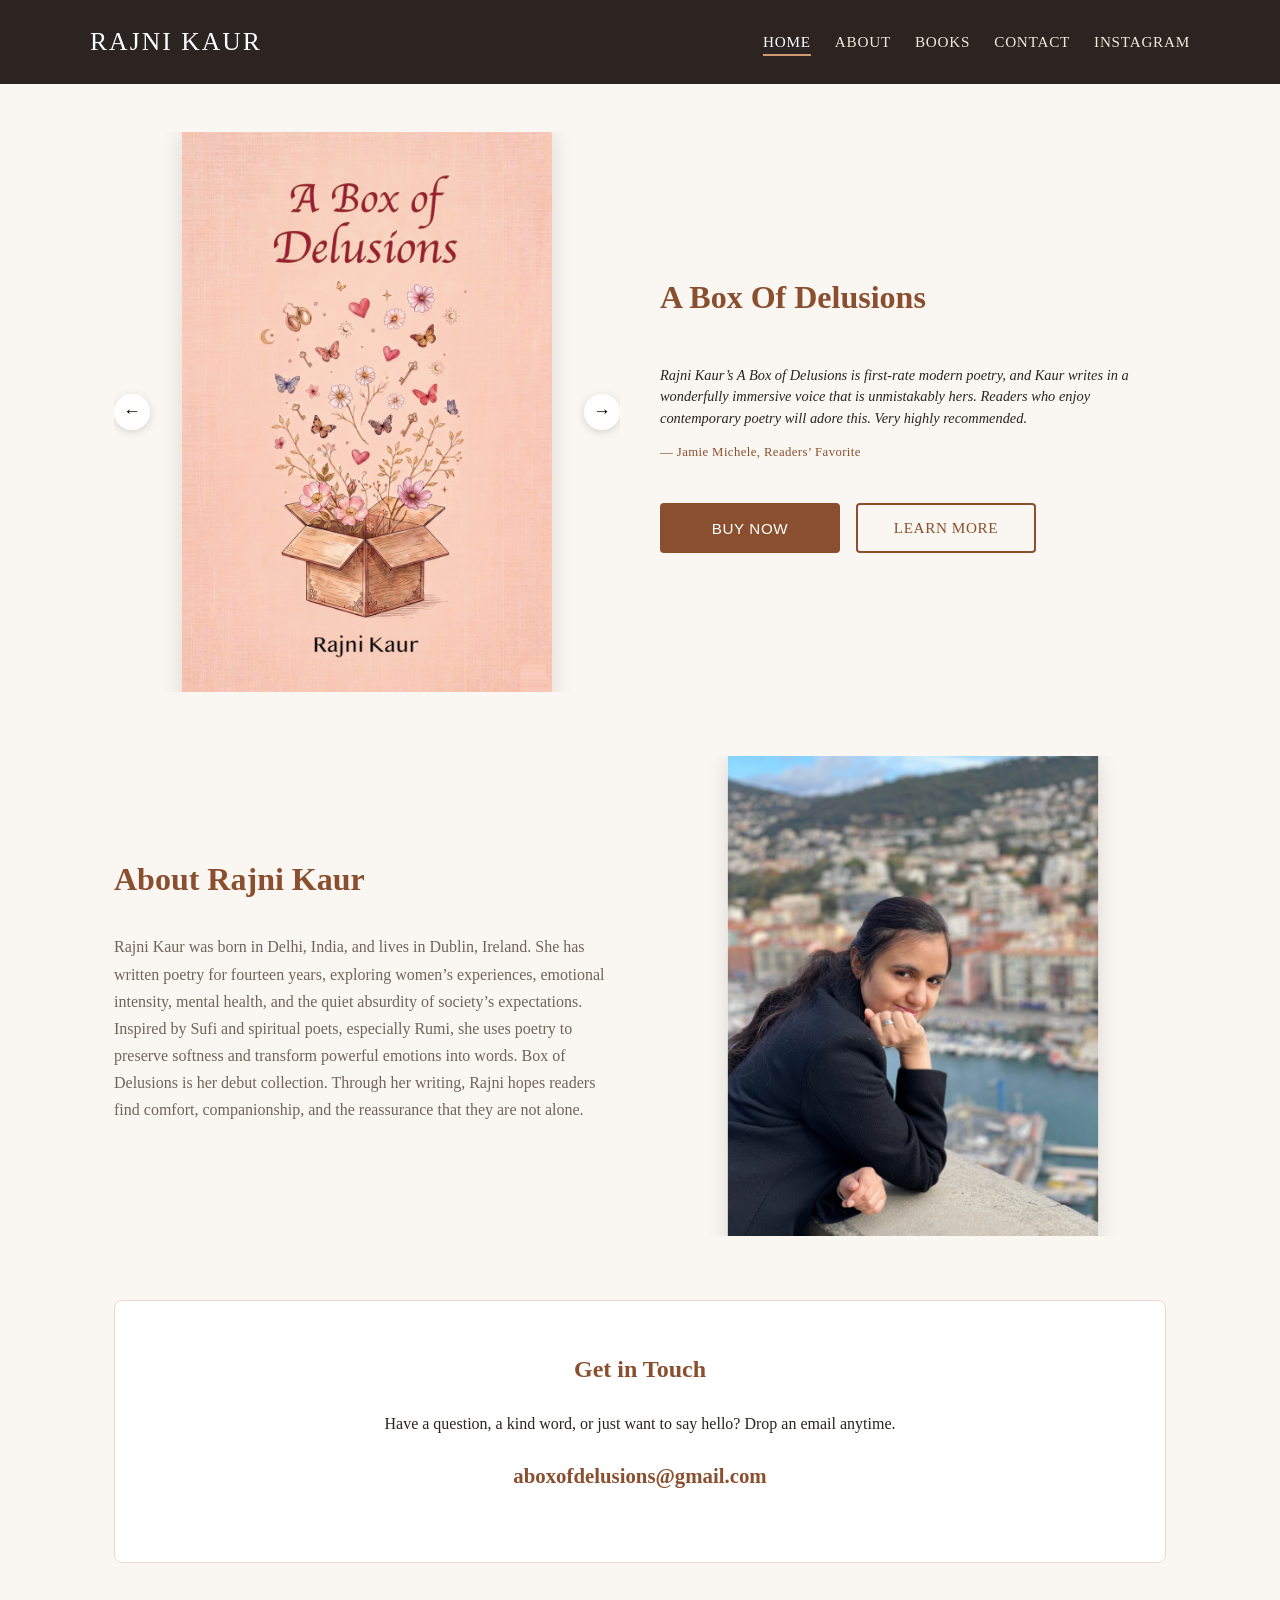
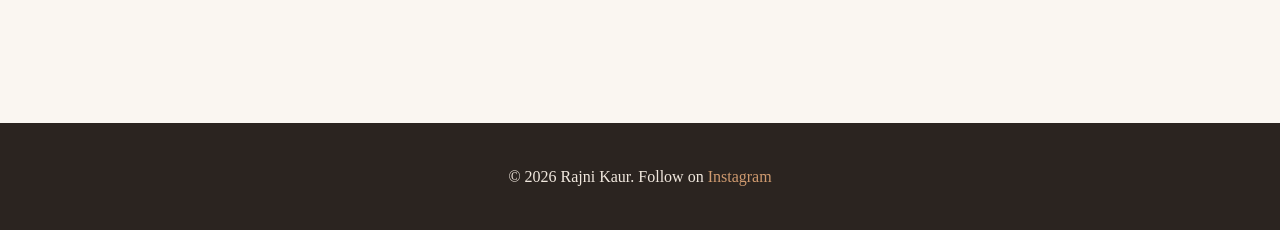
<file: index.html>
<!DOCTYPE html>
<html lang="en">
<head>
<meta charset="UTF-8">
<meta name="viewport" content="width=device-width, initial-scale=1.0">
<title>Rajni Kaur | Author</title>
<link rel="stylesheet" href="css/style.css">
</head>
<body>
<header class="site-header">
  <div class="header-inner">
    <p class="site-title"><a href="index.html">Rajni Kaur</a></p>
    <nav class="site-nav">
      <ul>
        <li><a href="index.html" class="active">Home</a></li>
        <li><a href="about.html">About</a></li>
        <li><a href="books.html">Books</a></li>
        <li><a href="contact.html">Contact</a></li>
        <li><a href="https://www.instagram.com/aboxofdelusions" target="_blank" rel="noopener">Instagram</a></li>
      </ul>
    </nav>
  </div>
</header>

<main>
  <section class="split">
    <div class="split-media">
      <div class="book-carousel">
        <button class="carousel-arrow carousel-prev" aria-label="Previous">&#8592;</button>
        <img src="images/book-front.png" alt="A Box Of Delusions front cover" class="carousel-img active">
        <img src="images/book-back.png" alt="A Box Of Delusions back cover" class="carousel-img">
        <button class="carousel-arrow carousel-next" aria-label="Next">&#8594;</button>
      </div>
    </div>
    <div class="split-text">
      <h1>A Box Of Delusions</h1>
      <div class="review-section review-banner">
        <blockquote class="review-quote">
          <p><a href="https://readersfavorite.com/book-review/a-box-of-delusions" target="_blank" rel="noopener">Rajni Kaur&rsquo;s A Box of Delusions is first-rate modern poetry, and Kaur writes in a wonderfully immersive voice that is unmistakably hers. Readers who enjoy contemporary poetry will adore this. Very highly recommended.</a></p>
          <cite>&mdash; <a href="https://readersfavorite.com/book-review/a-box-of-delusions" target="_blank" rel="noopener">Jamie Michele, Readers&rsquo; Favorite</a></cite>
        </blockquote>
      </div>
      <div class="book-buttons">
        <div class="dropdown">
          <button class="btn dropdown-toggle">Buy Now</button>
          <div class="dropdown-menu">
            <a href="https://www.amazon.com/dp/191936370X" target="_blank" rel="noopener">Amazon</a>
            <a href="https://www.barnesandnoble.com/w/a-box-of-delusions-ranjeet-kaur/1150288927?ean=9781919363707" target="_blank" rel="noopener">Barnes &amp; Noble</a>
            <a href="https://bookshop.org/p/books/a-box-of-delusions-ranjeet-kaur/ed507fb0f3ff44ab?ean=9781919363707&next=t" target="_blank" rel="noopener">BookShop</a>
          </div>
        </div>
        <a class="btn secondary" href="books.html">Learn More</a>
      </div>
    </div>
  </section>

  <section class="split reverse">
    <div class="split-media">
      <img src="images/author.jpg" alt="Rajni Kaur, author">
    </div>
    <div class="split-text about-text">
      <h2>About Rajni Kaur</h2>
      <p>Rajni Kaur was born in Delhi, India, and lives in Dublin, Ireland. She has written poetry for fourteen years, exploring women&rsquo;s experiences, emotional intensity, mental health, and the quiet absurdity of society&rsquo;s expectations. Inspired by Sufi and spiritual poets, especially Rumi, she uses poetry to preserve softness and transform powerful emotions into words. Box of Delusions is her debut collection. Through her writing, Rajni hopes readers find comfort, companionship, and the reassurance that they are not alone.</p>
    </div>
  </section>

  <section class="contact-section">
    <h2>Get in Touch</h2>
    <p>Have a question, a kind word, or just want to say hello? Drop an email anytime.</p>
    <p class="contact-email"><a href="mailto:aboxofdelusions@gmail.com">aboxofdelusions@gmail.com</a></p>
  </section>
</main>

<footer class="site-footer">
  <p>&copy; 2026 Rajni Kaur. Follow on <a href="https://www.instagram.com/aboxofdelusions" target="_blank" rel="noopener">Instagram</a></p>
</footer>

<script src="js/script.js"></script>
</body>
</html>
</file>
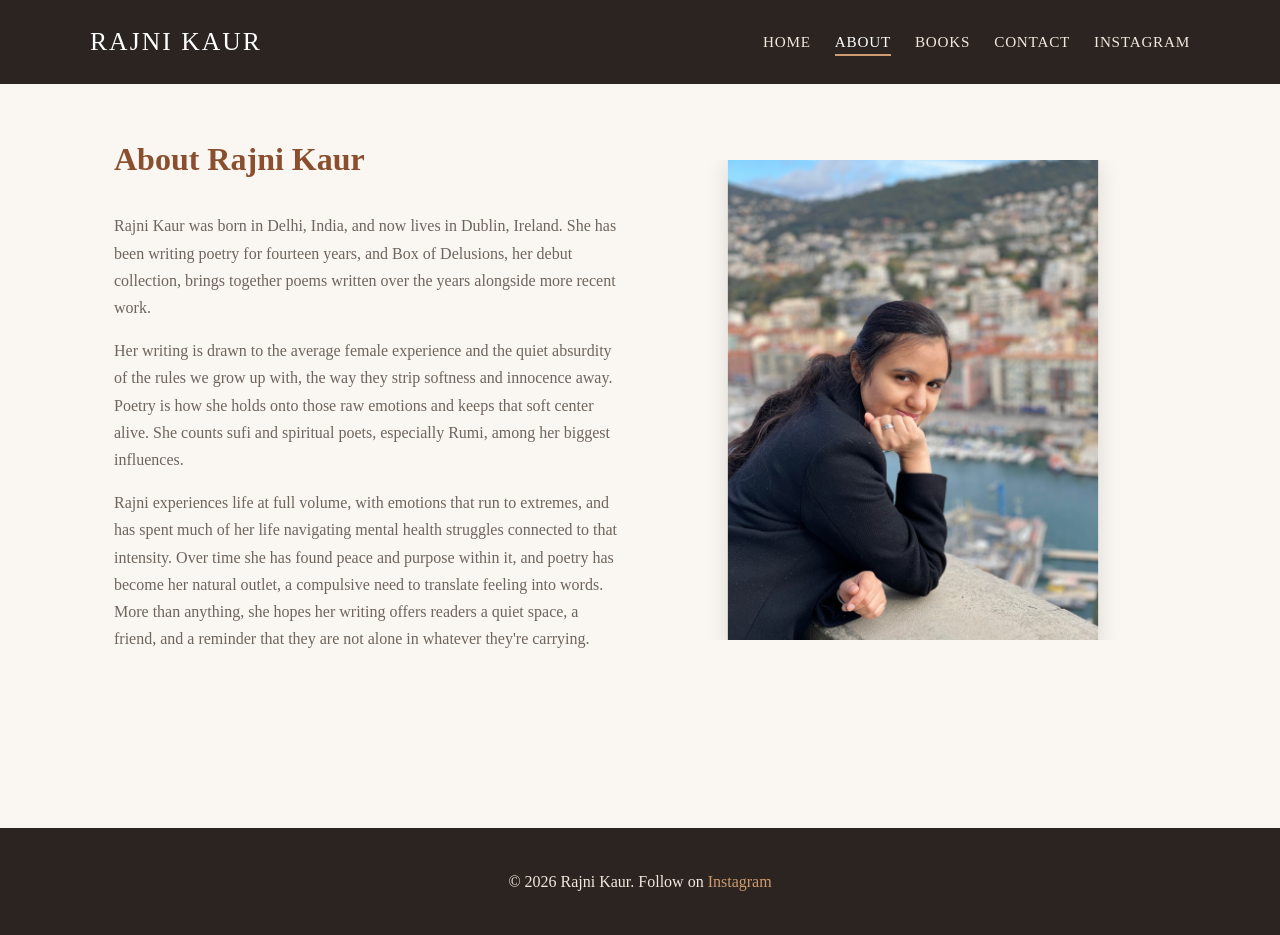
<file: about.html>
<!DOCTYPE html>
<html lang="en">
<head>
<meta charset="UTF-8">
<meta name="viewport" content="width=device-width, initial-scale=1.0">
<title>About | Rajni Kaur</title>
<link rel="stylesheet" href="css/style.css">
</head>
<body>
<header class="site-header">
  <div class="header-inner">
    <p class="site-title"><a href="index.html">Rajni Kaur</a></p>
    <nav class="site-nav">
      <ul>
        <li><a href="index.html">Home</a></li>
        <li><a href="about.html" class="active">About</a></li>
        <li><a href="books.html">Books</a></li>
        <li><a href="contact.html">Contact</a></li>
        <li><a href="https://www.instagram.com/aboxofdelusions" target="_blank" rel="noopener">Instagram</a></li>
      </ul>
    </nav>
  </div>
</header>

<main>
  <section class="split reverse">
    <div class="split-media">
      <img src="images/author.jpg" alt="Rajni Kaur, author">
    </div>
    <div class="split-text about-text">
      <h1>About Rajni Kaur</h1>
      <p>Rajni Kaur was born in Delhi, India, and now lives in Dublin, Ireland. She has been writing poetry for fourteen years, and Box of Delusions, her debut collection, brings together poems written over the years alongside more recent work.</p>
      <p>Her writing is drawn to the average female experience and the quiet absurdity of the rules we grow up with, the way they strip softness and innocence away. Poetry is how she holds onto those raw emotions and keeps that soft center alive. She counts sufi and spiritual poets, especially Rumi, among her biggest influences.</p>
      <p>Rajni experiences life at full volume, with emotions that run to extremes, and has spent much of her life navigating mental health struggles connected to that intensity. Over time she has found peace and purpose within it, and poetry has become her natural outlet, a compulsive need to translate feeling into words. More than anything, she hopes her writing offers readers a quiet space, a friend, and a reminder that they are not alone in whatever they're carrying.</p>
    </div>
  </section>
</main>

<footer class="site-footer">
  <p>&copy; 2026 Rajni Kaur. Follow on <a href="https://www.instagram.com/aboxofdelusions" target="_blank" rel="noopener">Instagram</a></p>
</footer>

<script src="js/script.js"></script>
</body>
</html>
</file>
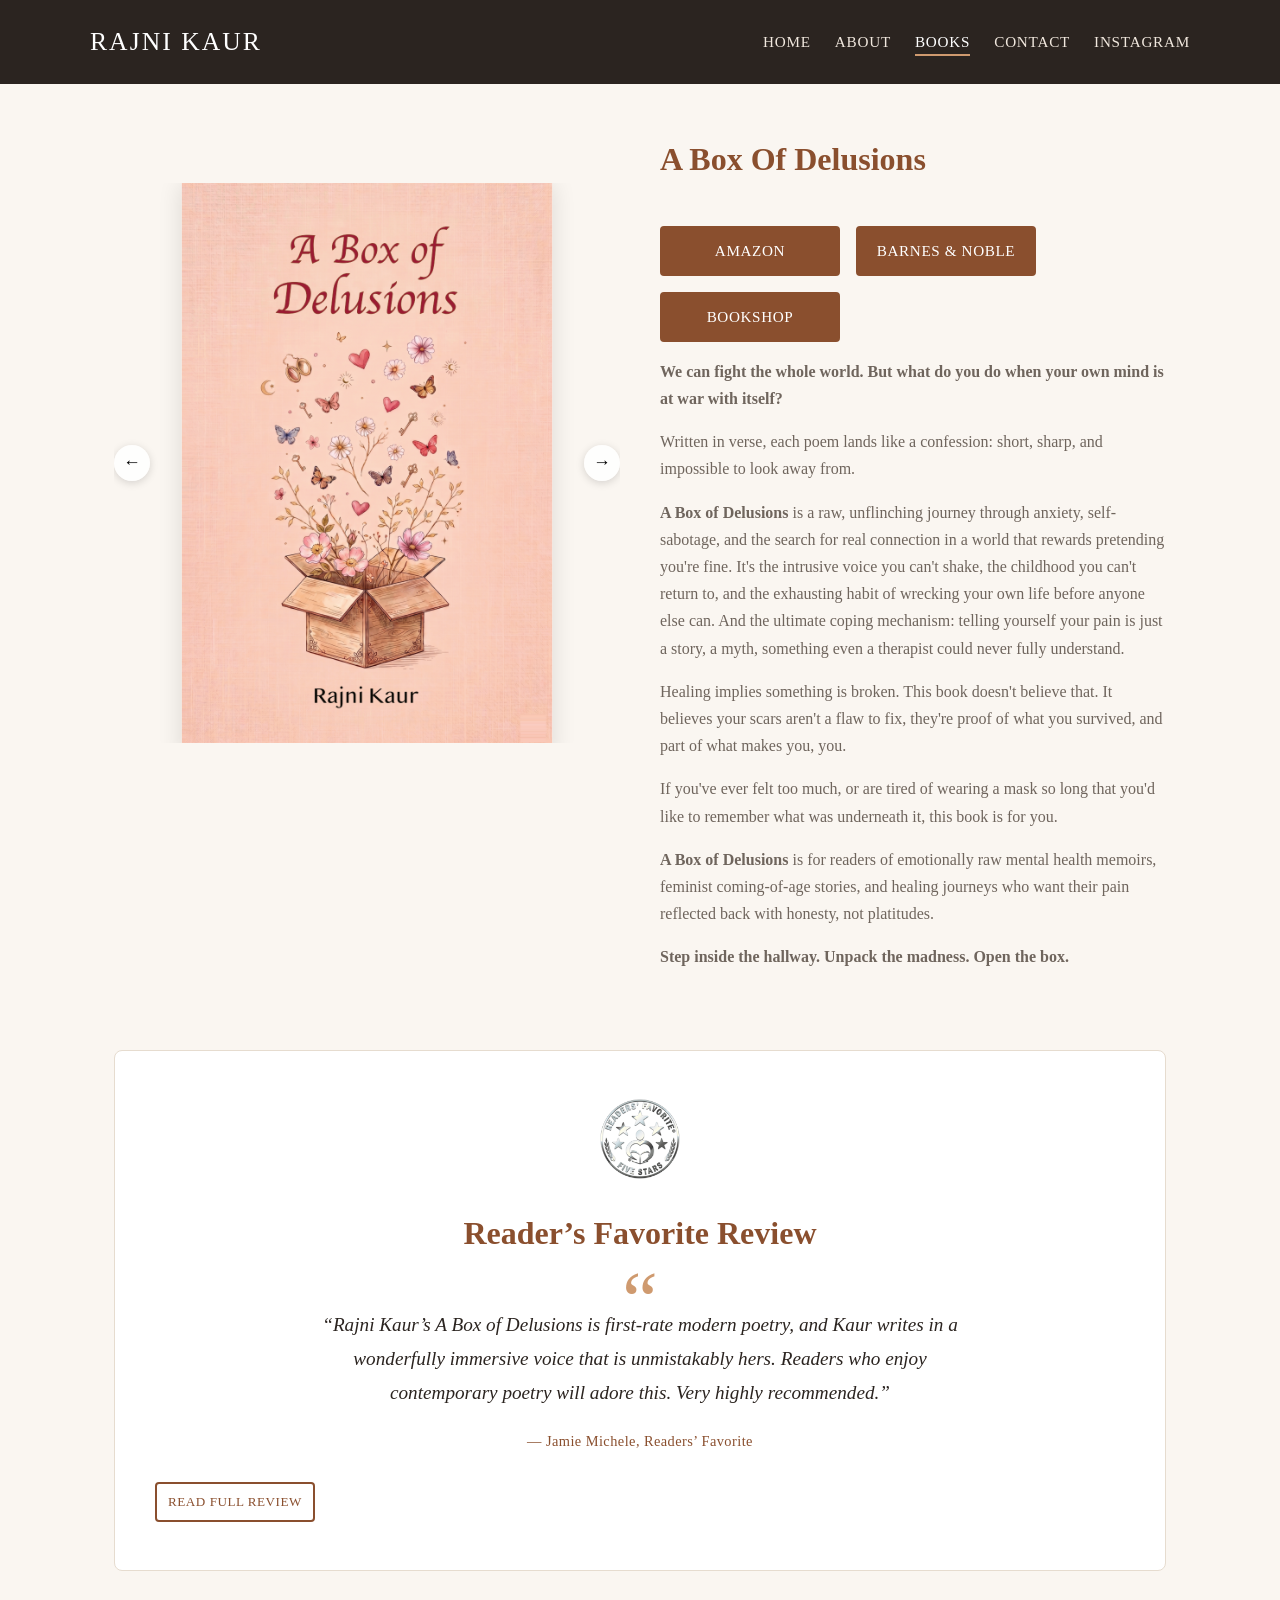
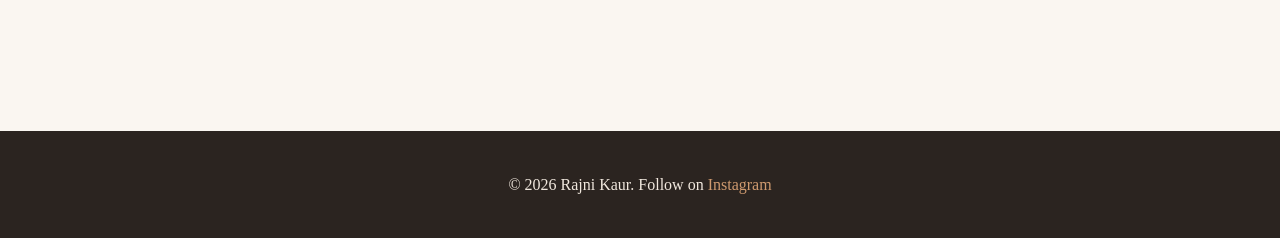
<file: books.html>
<!DOCTYPE html>
<html lang="en">
<head>
<meta charset="UTF-8">
<meta name="viewport" content="width=device-width, initial-scale=1.0">
<title>Books | Rajni Kaur</title>
<link rel="stylesheet" href="css/style.css">
</head>
<body>
<header class="site-header">
  <div class="header-inner">
    <p class="site-title"><a href="index.html">Rajni Kaur</a></p>
    <nav class="site-nav">
      <ul>
        <li><a href="index.html">Home</a></li>
        <li><a href="about.html">About</a></li>
        <li><a href="books.html" class="active">Books</a></li>
        <li><a href="contact.html">Contact</a></li>
        <li><a href="https://www.instagram.com/aboxofdelusions" target="_blank" rel="noopener">Instagram</a></li>
      </ul>
    </nav>
  </div>
</header>

<main>
  <section class="split align-top">
    <div class="split-media" style="margin-top: 3.2rem;">
      <div class="book-carousel">
        <button class="carousel-arrow carousel-prev" aria-label="Previous">&#8592;</button>
        <img src="images/book-front.png" alt="A Box Of Delusions front cover" class="carousel-img active">
        <img src="images/book-back.png" alt="A Box Of Delusions back cover" class="carousel-img">
        <button class="carousel-arrow carousel-next" aria-label="Next">&#8594;</button>
      </div>
    </div>
    <div class="split-text">
      <h2>A Box Of Delusions</h2>
      <div class="book-buttons">
        <a class="btn" href="https://www.amazon.com/dp/191936370X" target="_blank" rel="noopener">Amazon</a>
        <a class="btn" href="https://www.barnesandnoble.com/w/a-box-of-delusions-ranjeet-kaur/1150288927?ean=9781919363707" target="_blank" rel="noopener">Barnes &amp; Noble</a>
        <a class="btn" href="https://bookshop.org/p/books/a-box-of-delusions-ranjeet-kaur/ed507fb0f3ff44ab?ean=9781919363707&next=t" target="_blank" rel="noopener">BookShop</a>
      </div>
      <p><strong>We can fight the whole world. But what do you do when your own mind is at war with itself?</strong></p>
      <p>Written in verse, each poem lands like a confession: short, sharp, and impossible to look away from.</p>
      <p><strong>A Box of Delusions</strong> is a raw, unflinching journey through anxiety, self-sabotage, and the search for real connection in a world that rewards pretending you're fine. It's the intrusive voice you can't shake, the childhood you can't return to, and the exhausting habit of wrecking your own life before anyone else can. And the ultimate coping mechanism: telling yourself your pain is just a story, a myth, something even a therapist could never fully understand.</p>
      <p>Healing implies something is broken. This book doesn't believe that. It believes your scars aren't a flaw to fix, they're proof of what you survived, and part of what makes you, you.</p>
      <p>If you've ever felt too much, or are tired of wearing a mask so long that you'd like to remember what was underneath it, this book is for you.</p>
      <p><strong>A Box of Delusions</strong> is for readers of emotionally raw mental health memoirs, feminist coming-of-age stories, and healing journeys who want their pain reflected back with honesty, not platitudes.</p>
      <p><strong>Step inside the hallway. Unpack the madness. Open the box.</strong></p>
    </div>
  </section>

  <section class="review-section">
    <img src="images/5star-shiny-web.png" alt="5 star rating" class="review-stars">
    <h2 class="section-heading">Reader&rsquo;s Favorite Review</h2>
    <blockquote class="review-quote">
      <p>&ldquo;Rajni Kaur&rsquo;s A Box of Delusions is first-rate modern poetry, and Kaur writes in a wonderfully immersive voice that is unmistakably hers. Readers who enjoy contemporary poetry will adore this. Very highly recommended.&rdquo;</p>
      <cite>&mdash; Jamie Michele, Readers&rsquo; Favorite</cite>
    </blockquote>
    <a class="btn secondary btn-sm" href="https://readersfavorite.com/book-review/a-box-of-delusions" target="_blank" rel="noopener">Read Full Review</a>
  </section>
</main>

<footer class="site-footer">
  <p>&copy; 2026 Rajni Kaur. Follow on <a href="https://www.instagram.com/aboxofdelusions" target="_blank" rel="noopener">Instagram</a></p>
</footer>

<script src="js/script.js"></script>
</body>
</html>
</file>
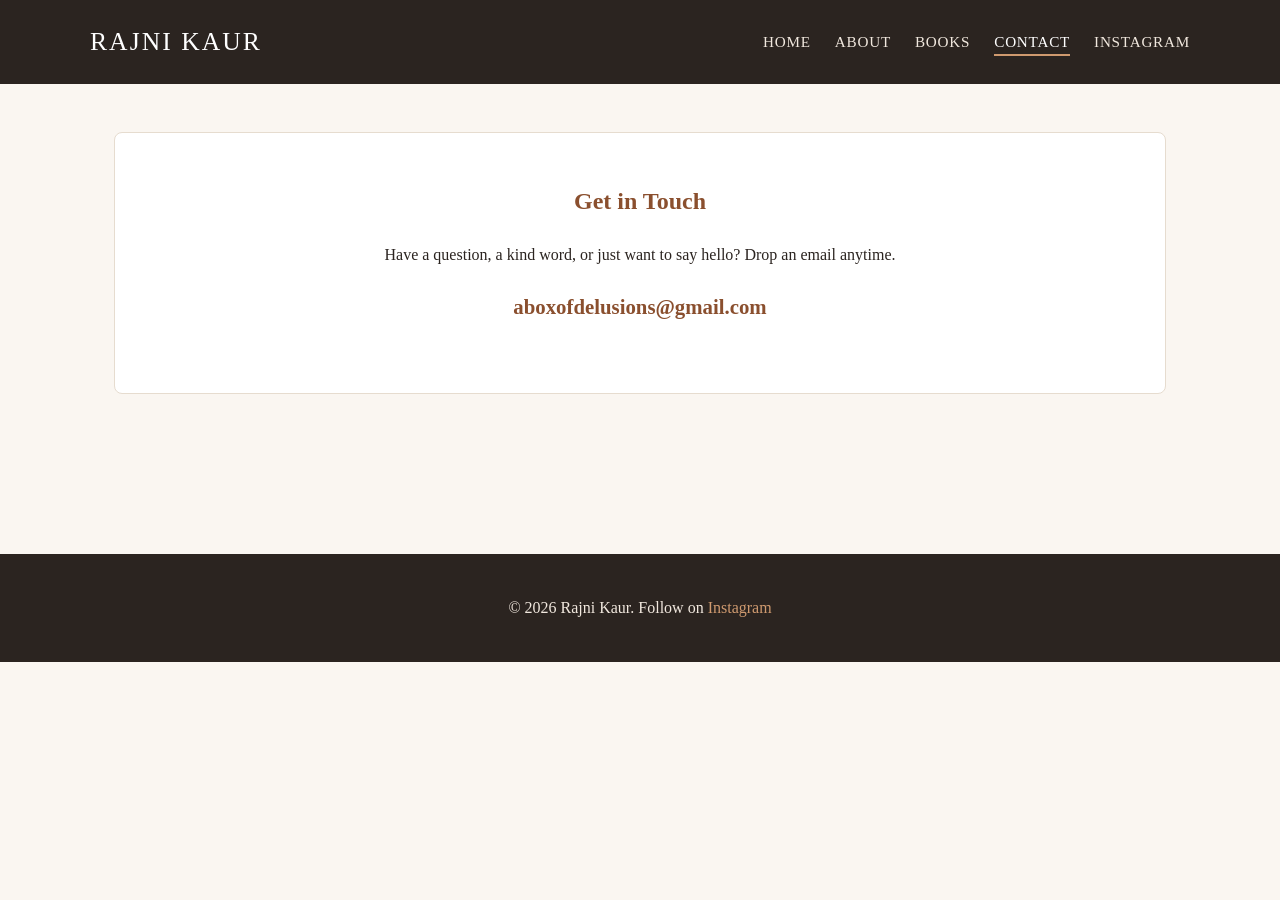
<file: contact.html>
<!DOCTYPE html>
<html lang="en">
<head>
<meta charset="UTF-8">
<meta name="viewport" content="width=device-width, initial-scale=1.0">
<title>Contact | Rajni Kaur</title>
<link rel="stylesheet" href="css/style.css">
</head>
<body>
<header class="site-header">
  <div class="header-inner">
    <p class="site-title"><a href="index.html">Rajni Kaur</a></p>
    <nav class="site-nav">
      <ul>
        <li><a href="index.html">Home</a></li>
        <li><a href="about.html">About</a></li>
        <li><a href="books.html">Books</a></li>
        <li><a href="contact.html" class="active">Contact</a></li>
        <li><a href="https://www.instagram.com/aboxofdelusions" target="_blank" rel="noopener">Instagram</a></li>
      </ul>
    </nav>
  </div>
</header>

<main>
  <section class="contact-section">
    <h2>Get in Touch</h2>
    <p>Have a question, a kind word, or just want to say hello? Drop an email anytime.</p>
    <p class="contact-email"><a href="mailto:aboxofdelusions@gmail.com">aboxofdelusions@gmail.com</a></p>
  </section>
</main>

<footer class="site-footer">
  <p>&copy; 2026 Rajni Kaur. Follow on <a href="https://www.instagram.com/aboxofdelusions" target="_blank" rel="noopener">Instagram</a></p>
</footer>

<script src="js/script.js"></script>
</body>
</html>
</file>
<file: css/style.css>
:root {
  --bg: #faf6f1;
  --ink: #2b2420;
  --accent: #8a4f2e;
  --accent-light: #cf9a6f;
  --muted: #6f655d;
  --border: #e6dccf;
  --max-width: 1100px;
}

* { box-sizing: border-box; }

body {
  margin: 0;
  font-family: 'Georgia', 'Times New Roman', serif;
  background: var(--bg);
  color: var(--ink);
  line-height: 1.7;
}

a { color: var(--accent); text-decoration: none; }
a:hover { text-decoration: underline; }

header.site-header {
  background: var(--ink);
  color: #fff;
  padding: 1.25rem 1.5rem;
}

.header-inner {
  max-width: var(--max-width);
  margin: 0 auto;
  display: flex;
  justify-content: space-between;
  align-items: center;
  flex-wrap: wrap;
  gap: 1rem;
}

.site-title {
  font-size: 1.6rem;
  letter-spacing: 0.08em;
  margin: 0;
  text-transform: uppercase;
}

.site-title a {
  color: #fff;
}

nav.site-nav ul {
  list-style: none;
  display: flex;
  gap: 1.5rem;
  margin: 0;
  padding: 0;
  flex-wrap: wrap;
}

nav.site-nav a {
  color: #f1e8de;
  font-size: 0.95rem;
  letter-spacing: 0.05em;
  text-transform: uppercase;
  padding-bottom: 4px;
  border-bottom: 2px solid transparent;
}

nav.site-nav a:hover,
nav.site-nav a.active {
  color: #fff;
  border-bottom-color: var(--accent-light);
  text-decoration: none;
}

main {
  max-width: var(--max-width);
  margin: 0 auto;
  padding: 3rem 1.5rem;
}

section {
  margin-bottom: 4rem;
}

.split {
  display: flex;
  gap: 2.5rem;
  align-items: center;
  flex-wrap: wrap;
}

.split.reverse {
  flex-direction: row-reverse;
}

.split.align-top {
  align-items: flex-start;
}

.split-media,
.split-text {
  flex: 1 1 320px;
}

.split-media {
  overflow: hidden;
}

.split-media img {
  width: 100%;
  max-width: 360px;
  display: block;
  margin: 0 auto;
  transform: scale(1.03);
  border-radius: 6px;
  box-shadow: 0 8px 24px rgba(0,0,0,0.12);
}

.book-carousel {
  position: relative;
  display: flex;
  align-items: center;
  justify-content: center;
}

.book-carousel .carousel-img {
  display: none;
}

.book-carousel .carousel-img.active {
  display: block;
}

.carousel-arrow {
  position: absolute;
  top: 50%;
  transform: translateY(-50%);
  background: rgba(255,255,255,0.85);
  border: none;
  border-radius: 50%;
  width: 36px;
  height: 36px;
  font-size: 1.1rem;
  cursor: pointer;
  z-index: 2;
  box-shadow: 0 2px 8px rgba(0,0,0,0.15);
  display: flex;
  align-items: center;
  justify-content: center;
  transition: background 0.2s;
}

.carousel-arrow:hover {
  background: rgba(255,255,255,1);
}

.carousel-prev { left: 0; }
.carousel-next { right: 0; }

.split-text h1,
.split-text h2 {
  margin-top: 0;
  font-size: 2rem;
  color: var(--accent);
}

.book-buttons {
  display: flex;
  gap: 1rem;
  margin-top: 2.5rem;
  flex-wrap: wrap;
}

.btn {
  box-sizing: border-box;
  width: 180px;
  height: 50px;
  text-align: center;
  display: flex;
  align-items: center;
  justify-content: center;
  padding: 0;
  border-radius: 4px;
  font-size: 0.95rem;
  letter-spacing: 0.04em;
  text-transform: uppercase;
  cursor: pointer;
  border: 2px solid var(--accent);
  background: var(--accent);
  color: #fff;
  transition: background 0.2s, color 0.2s;
}

.btn:hover {
  background: transparent;
  color: var(--accent);
  text-decoration: none;
}

.btn.secondary {
  background: transparent;
  color: var(--accent);
}

.btn.secondary:hover {
  background: var(--accent);
  color: #fff;
}

.dropdown {
  position: relative;
  display: inline-block;
}

.dropdown-menu {
  display: none;
  position: absolute;
  top: 100%;
  left: 0;
  margin-top: 0.5rem;
  background: #fff;
  border: 1px solid var(--border);
  border-radius: 4px;
  box-shadow: 0 6px 20px rgba(0,0,0,0.15);
  min-width: 200px;
  z-index: 10;
  overflow: hidden;
}

.dropdown.open .dropdown-menu {
  display: block;
}

.dropdown-menu a {
  display: block;
  padding: 0.75rem 1.25rem;
  color: var(--ink);
  font-size: 0.9rem;
  text-transform: none;
  letter-spacing: normal;
  border-bottom: 1px solid var(--border);
}

.dropdown-menu a:last-child {
  border-bottom: none;
}

.dropdown-menu a:hover {
  background: var(--bg);
  text-decoration: none;
}

.section-heading {
  text-align: center;
  font-size: 2rem;
  color: var(--accent);
  margin-bottom: 2rem;
}

.about-text p,
.split-text p {
  color: var(--muted);
}

.contact-section {
  text-align: center;
  background: #fff;
  border: 1px solid var(--border);
  border-radius: 8px;
  padding: 3rem 1.5rem;
}

.contact-section h2 {
  color: var(--accent);
  margin-top: 0;
}

.contact-email {
  font-size: 1.3rem;
  font-weight: bold;
}

.instagram-section {
  text-align: center;
  background: #fff;
  border: 1px solid var(--border);
  border-radius: 8px;
  padding: 3rem 1.5rem;
}

.instagram-section a.btn {
  margin-top: 1.5rem;
}

.review-section.review-banner {
  margin: 2.5rem 0;
  padding: 0;
  text-align: left;
  background: none;
  border: none;
  border-radius: 0;
}

.review-banner .review-quote {
  margin: 0;
  padding-top: 0;
}

.review-banner .review-quote::before {
  content: none;
}

.review-banner .review-quote p {
  font-size: 0.9rem;
  line-height: 1.5;
  margin-bottom: 0.75rem;
}

.review-banner .review-quote cite {
  font-size: 0.8rem;
}

.review-section {
  background: #fff;
  border: 1px solid var(--border);
  border-radius: 8px;
  padding: 3rem 2.5rem;
  text-align: center;
}

.review-stars {
  display: block;
  max-width: 80px;
  margin: 0 auto 1.25rem;
}

.review-section .section-heading {
  margin-bottom: 1.5rem;
}

.review-quote {
  position: relative;
  max-width: 640px;
  margin: 0 auto 1.75rem;
  padding-top: 1.5rem;
  border: none;
}

.review-quote::before {
  content: "\201C";
  position: absolute;
  top: -1.5rem;
  left: 50%;
  transform: translateX(-50%);
  font-family: Georgia, serif;
  font-size: 5rem;
  line-height: 1;
  color: var(--accent-light);
}

.review-quote p {
  color: var(--ink);
  font-size: 1.2rem;
  font-style: italic;
  line-height: 1.75;
  margin: 0 0 1.25rem;
}

.review-quote p a {
  color: inherit;
  text-decoration: none;
}

.review-quote p a:hover {
  text-decoration: underline;
}

.review-quote cite {
  display: block;
  color: var(--accent);
  font-style: normal;
  font-size: 0.9rem;
  letter-spacing: 0.03em;
}

.btn-sm {
  width: 160px;
  height: 40px;
  font-size: 0.82rem;
}

.writing-grid {
  display: flex;
  gap: 3rem;
  flex-wrap: wrap;
}

.writing-col {
  flex: 1 1 280px;
}

.writing-col-heading {
  color: var(--accent);
  margin-top: 0;
  padding-bottom: 0.5rem;
  border-bottom: 2px solid var(--border);
}

.essay-list {
  list-style: none;
  padding: 0;
  max-width: 600px;
  margin: 0 auto;
}

.essay-list li {
  border-bottom: 1px solid var(--border);
  padding: 1rem 0;
}

.essay-list li:last-child {
  border-bottom: none;
}

.essay-list a {
  font-size: 1.15rem;
}

footer.site-footer {
  background: var(--ink);
  color: #f1e8de;
  text-align: center;
  padding: 1.5rem;
  margin-top: 3rem;
}

footer.site-footer a {
  color: var(--accent-light);
}

@media (max-width: 640px) {
  .split, .split.reverse {
    flex-direction: column;
  }
  .header-inner {
    flex-direction: column;
    text-align: center;
  }
}
</file>
